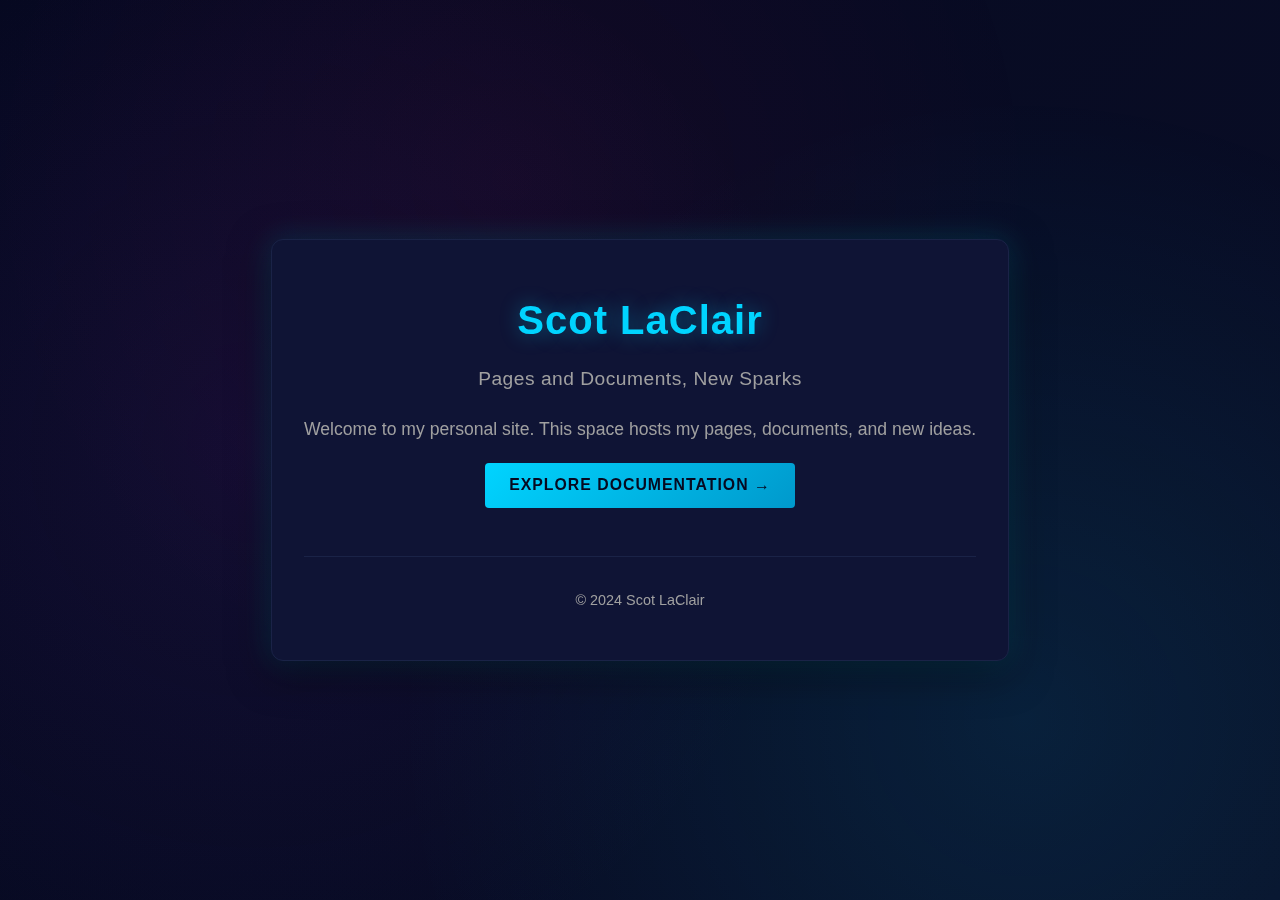
<file: index.html>
<!DOCTYPE html>
<html lang="en">
<head>
    <meta charset="UTF-8">
    <meta name="viewport" content="width=device-width, initial-scale=1.0">
    <meta name="description" content="Scot LaClair's personal site for pages, documents, and new sparks">
    <meta name="author" content="Scot LaClair">
    <title>Scot LaClair</title>
    <link rel="stylesheet" href="/assets/css/style.css">
</head>
<body class="centered-container">
    <div class="container">
        <h1 class="glow">Scot LaClair</h1>
        <p class="tagline">Pages and Documents, New Sparks</p>
        <div class="description">
            <p>Welcome to my personal site. This space hosts my pages, documents, and new ideas.</p>
            <p><a href="/docs/" class="btn">Explore Documentation →</a></p>
        </div>
        <footer>
            &copy; 2024 Scot LaClair
        </footer>
    </div>
</body>
</html>
</file>
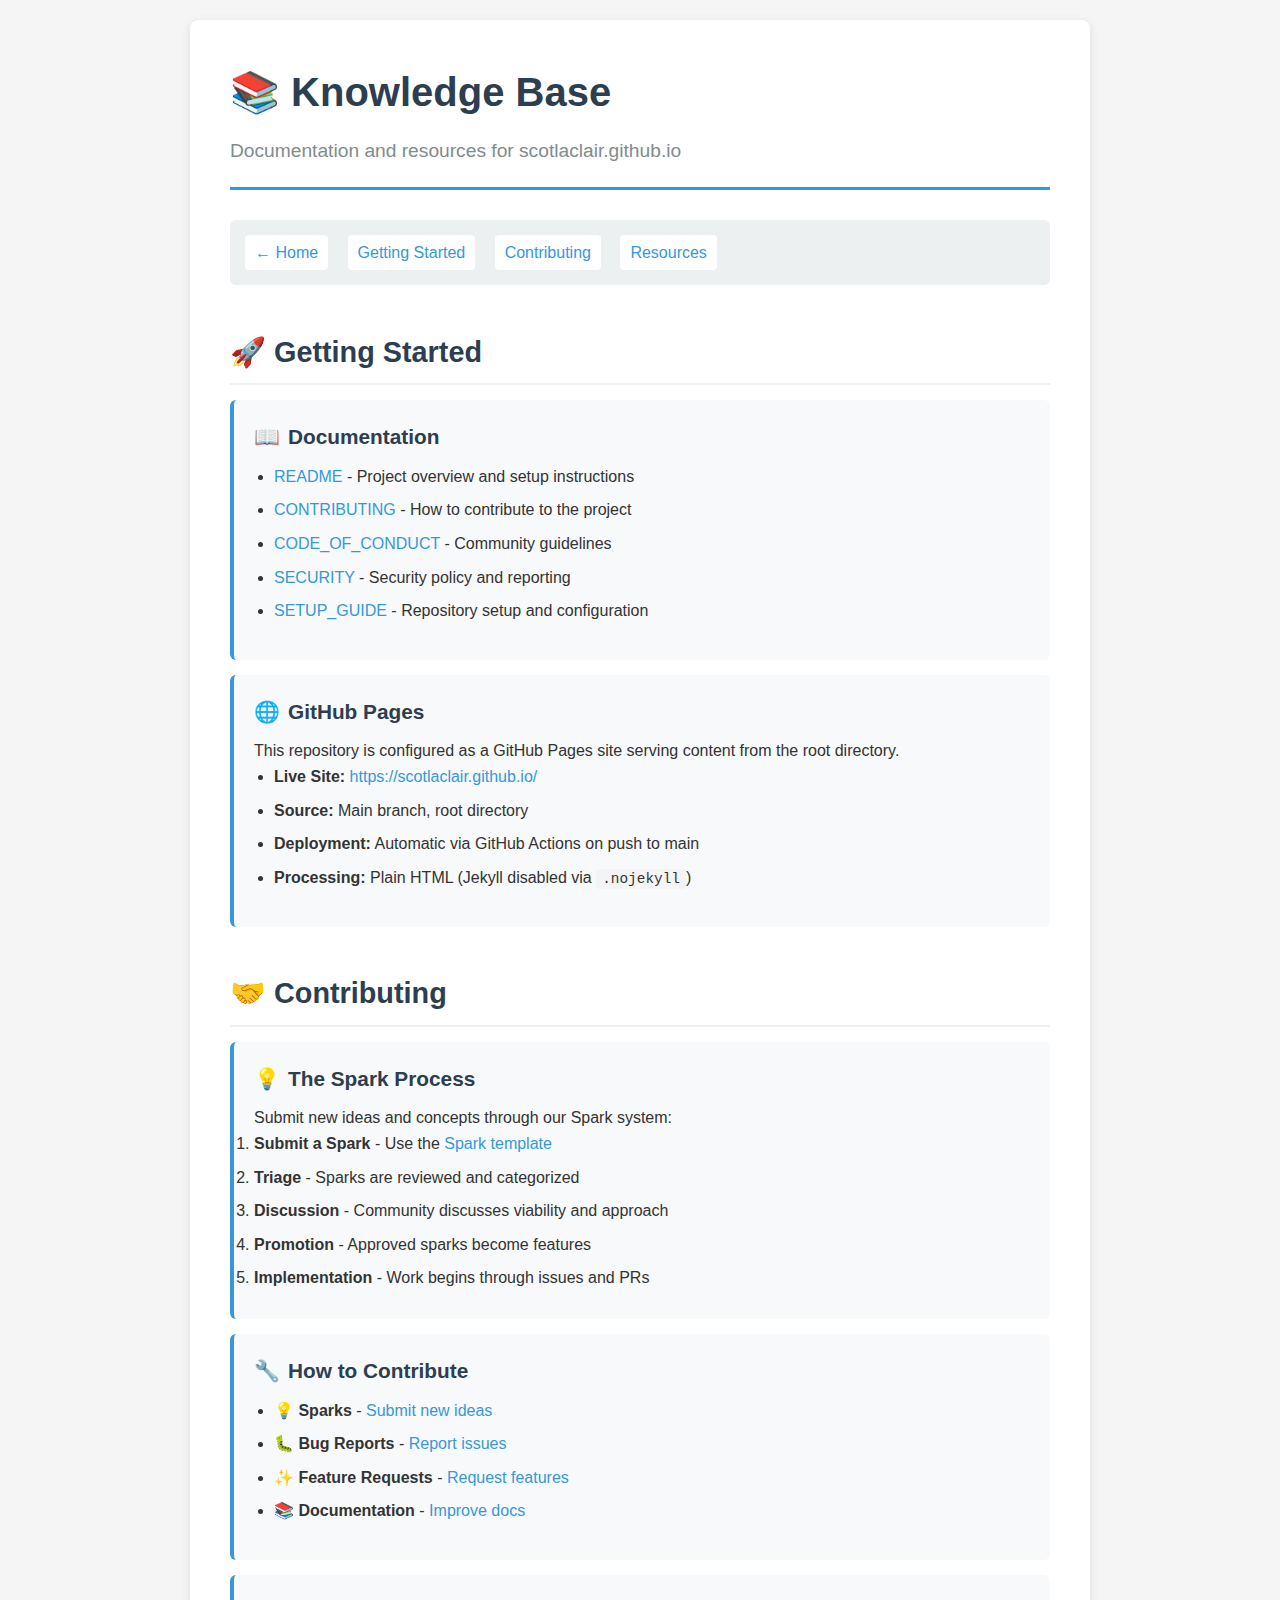
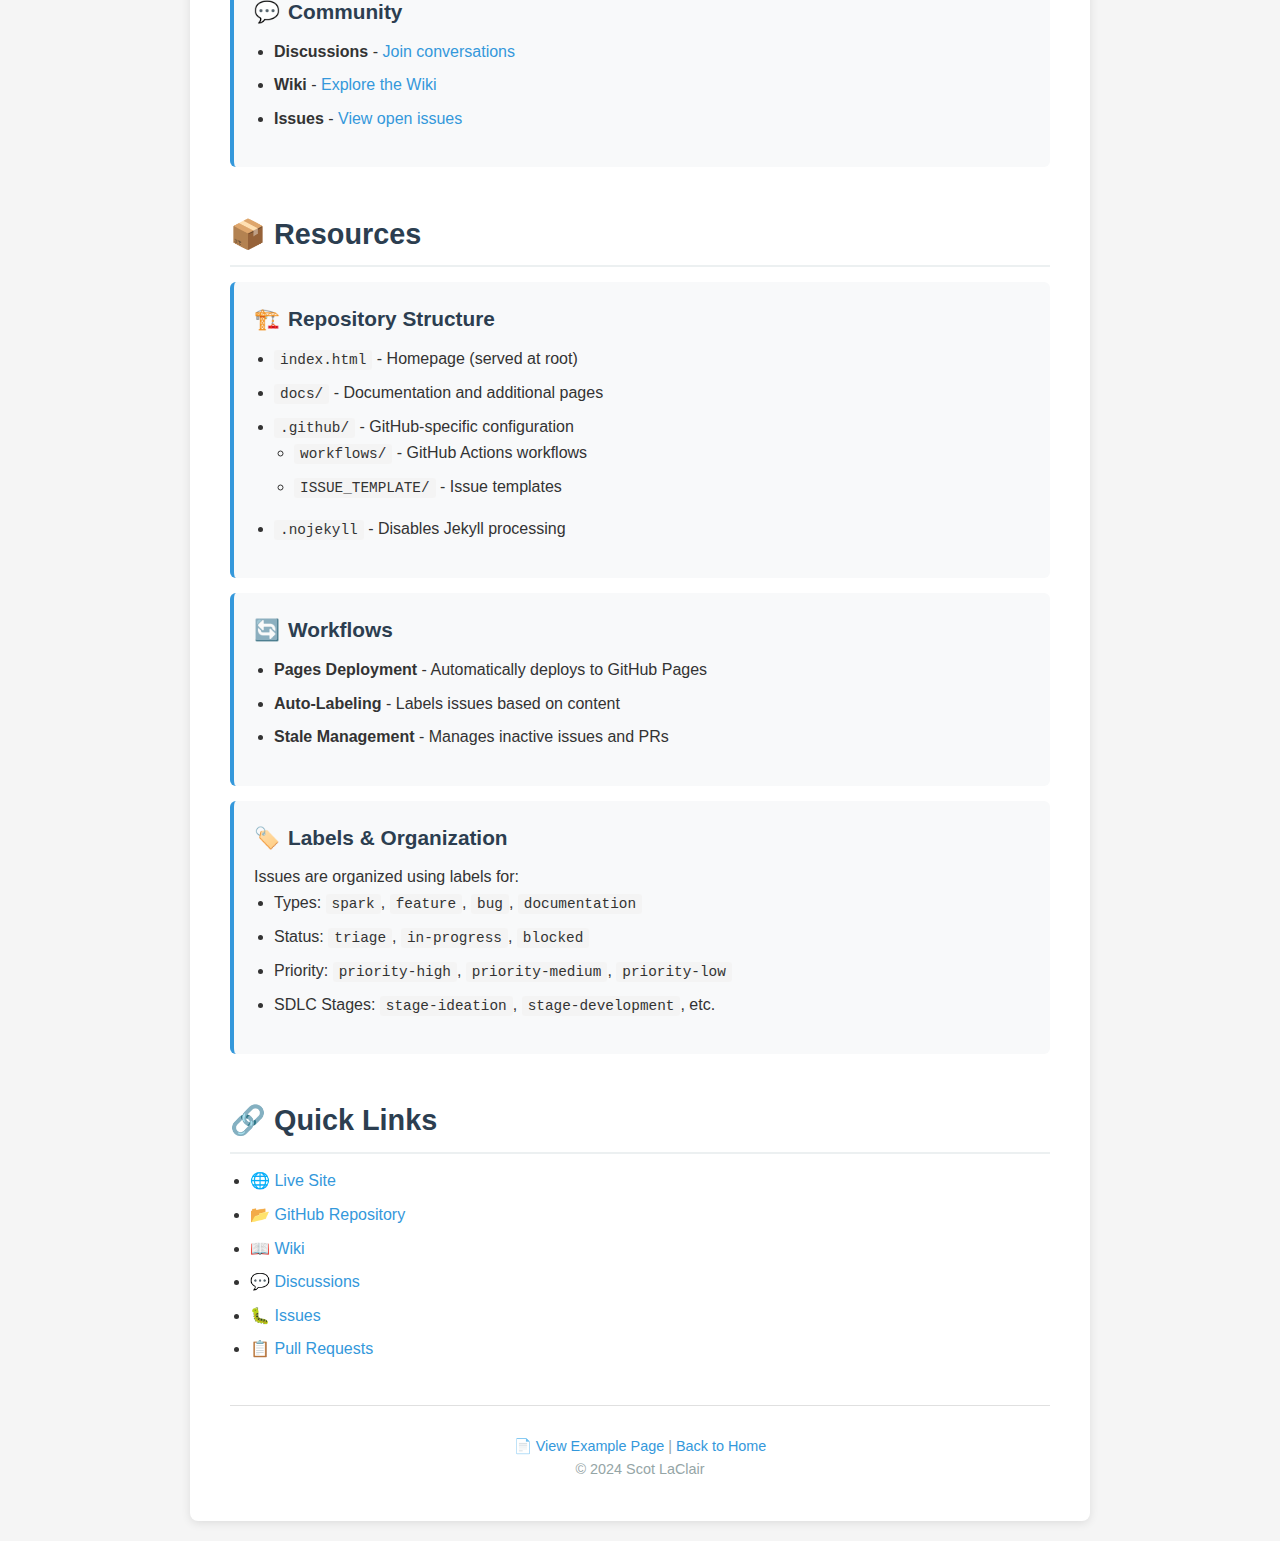
<file: docs/index.html>
<!DOCTYPE html>
<html lang="en">
<head>
    <meta charset="UTF-8">
    <meta name="viewport" content="width=device-width, initial-scale=1.0">
    <title>Documentation - Scot LaClair</title>
    <meta name="description" content="Documentation and knowledge base for scotlaclair.github.io">
    <style>
        * {
            margin: 0;
            padding: 0;
            box-sizing: border-box;
        }
        
        body {
            font-family: -apple-system, BlinkMacSystemFont, 'Segoe UI', 'Roboto', 'Helvetica', 'Arial', sans-serif;
            line-height: 1.6;
            color: #333;
            background-color: #f5f5f5;
            padding: 20px;
        }
        
        .container {
            max-width: 900px;
            margin: 0 auto;
            background: white;
            padding: 40px;
            border-radius: 8px;
            box-shadow: 0 2px 10px rgba(0, 0, 0, 0.1);
        }
        
        header {
            border-bottom: 3px solid #3498db;
            padding-bottom: 20px;
            margin-bottom: 30px;
        }
        
        h1 {
            font-size: 2.5em;
            color: #2c3e50;
            margin-bottom: 0.3em;
        }
        
        .tagline {
            font-size: 1.2em;
            color: #7f8c8d;
        }
        
        h2 {
            font-size: 1.8em;
            color: #2c3e50;
            margin-top: 1.5em;
            margin-bottom: 0.5em;
            padding-bottom: 0.3em;
            border-bottom: 2px solid #ecf0f1;
        }
        
        h3 {
            font-size: 1.3em;
            color: #34495e;
            margin-top: 1.2em;
            margin-bottom: 0.5em;
        }
        
        ul {
            margin-left: 20px;
            margin-bottom: 1em;
        }
        
        li {
            margin-bottom: 0.5em;
        }
        
        a {
            color: #3498db;
            text-decoration: none;
        }
        
        a:hover {
            text-decoration: underline;
        }
        
        .section {
            margin-bottom: 2em;
        }
        
        .card {
            background: #f8f9fa;
            padding: 20px;
            margin: 15px 0;
            border-radius: 6px;
            border-left: 4px solid #3498db;
        }
        
        .card h3 {
            margin-top: 0;
            color: #2c3e50;
        }
        
        .emoji {
            margin-right: 8px;
        }
        
        footer {
            margin-top: 3em;
            padding-top: 2em;
            border-top: 1px solid #e0e0e0;
            text-align: center;
            color: #95a5a6;
            font-size: 0.9em;
        }
        
        .nav-links {
            background: #ecf0f1;
            padding: 15px;
            border-radius: 6px;
            margin-bottom: 2em;
        }
        
        .nav-links a {
            display: inline-block;
            margin-right: 15px;
            padding: 5px 10px;
            background: white;
            border-radius: 4px;
        }
        
        code {
            background: #f4f4f4;
            padding: 2px 6px;
            border-radius: 3px;
            font-family: 'Courier New', monospace;
            font-size: 0.9em;
        }
        
        @media (max-width: 600px) {
            .container {
                padding: 20px;
            }
            
            h1 {
                font-size: 2em;
            }
            
            h2 {
                font-size: 1.5em;
            }
        }
    </style>
</head>
<body>
    <div class="container">
        <header>
            <h1>📚 Knowledge Base</h1>
            <p class="tagline">Documentation and resources for scotlaclair.github.io</p>
        </header>
        
        <div class="nav-links">
            <a href="/">← Home</a>
            <a href="#getting-started">Getting Started</a>
            <a href="#contributing">Contributing</a>
            <a href="#resources">Resources</a>
        </div>
        
        <div class="section" id="getting-started">
            <h2>🚀 Getting Started</h2>
            
            <div class="card">
                <h3><span class="emoji">📖</span>Documentation</h3>
                <ul>
                    <li><a href="https://github.com/scotlaclair/scotlaclair.github.io/blob/main/README.md">README</a> - Project overview and setup instructions</li>
                    <li><a href="https://github.com/scotlaclair/scotlaclair.github.io/blob/main/CONTRIBUTING.md">CONTRIBUTING</a> - How to contribute to the project</li>
                    <li><a href="https://github.com/scotlaclair/scotlaclair.github.io/blob/main/CODE_OF_CONDUCT.md">CODE_OF_CONDUCT</a> - Community guidelines</li>
                    <li><a href="https://github.com/scotlaclair/scotlaclair.github.io/blob/main/SECURITY.md">SECURITY</a> - Security policy and reporting</li>
                    <li><a href="https://github.com/scotlaclair/scotlaclair.github.io/blob/main/.github/SETUP_GUIDE.md">SETUP_GUIDE</a> - Repository setup and configuration</li>
                </ul>
            </div>
            
            <div class="card">
                <h3><span class="emoji">🌐</span>GitHub Pages</h3>
                <p>This repository is configured as a GitHub Pages site serving content from the root directory.</p>
                <ul>
                    <li><strong>Live Site:</strong> <a href="https://scotlaclair.github.io/">https://scotlaclair.github.io/</a></li>
                    <li><strong>Source:</strong> Main branch, root directory</li>
                    <li><strong>Deployment:</strong> Automatic via GitHub Actions on push to main</li>
                    <li><strong>Processing:</strong> Plain HTML (Jekyll disabled via <code>.nojekyll</code>)</li>
                </ul>
            </div>
        </div>
        
        <div class="section" id="contributing">
            <h2>🤝 Contributing</h2>
            
            <div class="card">
                <h3><span class="emoji">💡</span>The Spark Process</h3>
                <p>Submit new ideas and concepts through our Spark system:</p>
                <ol>
                    <li><strong>Submit a Spark</strong> - Use the <a href="https://github.com/scotlaclair/scotlaclair.github.io/issues/new?template=spark.yml">Spark template</a></li>
                    <li><strong>Triage</strong> - Sparks are reviewed and categorized</li>
                    <li><strong>Discussion</strong> - Community discusses viability and approach</li>
                    <li><strong>Promotion</strong> - Approved sparks become features</li>
                    <li><strong>Implementation</strong> - Work begins through issues and PRs</li>
                </ol>
            </div>
            
            <div class="card">
                <h3><span class="emoji">🔧</span>How to Contribute</h3>
                <ul>
                    <li><strong>💡 Sparks</strong> - <a href="https://github.com/scotlaclair/scotlaclair.github.io/issues/new?template=spark.yml">Submit new ideas</a></li>
                    <li><strong>🐛 Bug Reports</strong> - <a href="https://github.com/scotlaclair/scotlaclair.github.io/issues/new?template=bug.yml">Report issues</a></li>
                    <li><strong>✨ Feature Requests</strong> - <a href="https://github.com/scotlaclair/scotlaclair.github.io/issues/new?template=feature.yml">Request features</a></li>
                    <li><strong>📚 Documentation</strong> - <a href="https://github.com/scotlaclair/scotlaclair.github.io/issues/new?template=documentation.yml">Improve docs</a></li>
                </ul>
            </div>
            
            <div class="card">
                <h3><span class="emoji">💬</span>Community</h3>
                <ul>
                    <li><strong>Discussions</strong> - <a href="https://github.com/scotlaclair/scotlaclair.github.io/discussions">Join conversations</a></li>
                    <li><strong>Wiki</strong> - <a href="https://github.com/scotlaclair/scotlaclair.github.io/wiki">Explore the Wiki</a></li>
                    <li><strong>Issues</strong> - <a href="https://github.com/scotlaclair/scotlaclair.github.io/issues">View open issues</a></li>
                </ul>
            </div>
        </div>
        
        <div class="section" id="resources">
            <h2>📦 Resources</h2>
            
            <div class="card">
                <h3><span class="emoji">🏗️</span>Repository Structure</h3>
                <ul>
                    <li><code>index.html</code> - Homepage (served at root)</li>
                    <li><code>docs/</code> - Documentation and additional pages</li>
                    <li><code>.github/</code> - GitHub-specific configuration
                        <ul>
                            <li><code>workflows/</code> - GitHub Actions workflows</li>
                            <li><code>ISSUE_TEMPLATE/</code> - Issue templates</li>
                        </ul>
                    </li>
                    <li><code>.nojekyll</code> - Disables Jekyll processing</li>
                </ul>
            </div>
            
            <div class="card">
                <h3><span class="emoji">🔄</span>Workflows</h3>
                <ul>
                    <li><strong>Pages Deployment</strong> - Automatically deploys to GitHub Pages</li>
                    <li><strong>Auto-Labeling</strong> - Labels issues based on content</li>
                    <li><strong>Stale Management</strong> - Manages inactive issues and PRs</li>
                </ul>
            </div>
            
            <div class="card">
                <h3><span class="emoji">🏷️</span>Labels & Organization</h3>
                <p>Issues are organized using labels for:</p>
                <ul>
                    <li>Types: <code>spark</code>, <code>feature</code>, <code>bug</code>, <code>documentation</code></li>
                    <li>Status: <code>triage</code>, <code>in-progress</code>, <code>blocked</code></li>
                    <li>Priority: <code>priority-high</code>, <code>priority-medium</code>, <code>priority-low</code></li>
                    <li>SDLC Stages: <code>stage-ideation</code>, <code>stage-development</code>, etc.</li>
                </ul>
            </div>
        </div>
        
        <div class="section">
            <h2>🔗 Quick Links</h2>
            <ul>
                <li>🌐 <a href="https://scotlaclair.github.io/">Live Site</a></li>
                <li>📂 <a href="https://github.com/scotlaclair/scotlaclair.github.io">GitHub Repository</a></li>
                <li>📖 <a href="https://github.com/scotlaclair/scotlaclair.github.io/wiki">Wiki</a></li>
                <li>💬 <a href="https://github.com/scotlaclair/scotlaclair.github.io/discussions">Discussions</a></li>
                <li>🐛 <a href="https://github.com/scotlaclair/scotlaclair.github.io/issues">Issues</a></li>
                <li>📋 <a href="https://github.com/scotlaclair/scotlaclair.github.io/pulls">Pull Requests</a></li>
            </ul>
        </div>
        
        <footer>
            <p>📄 <a href="/docs/example.html">View Example Page</a> | <a href="/">Back to Home</a></p>
            <p>&copy; 2024 Scot LaClair</p>
        </footer>
    </div>
</body>
</html>
</file>
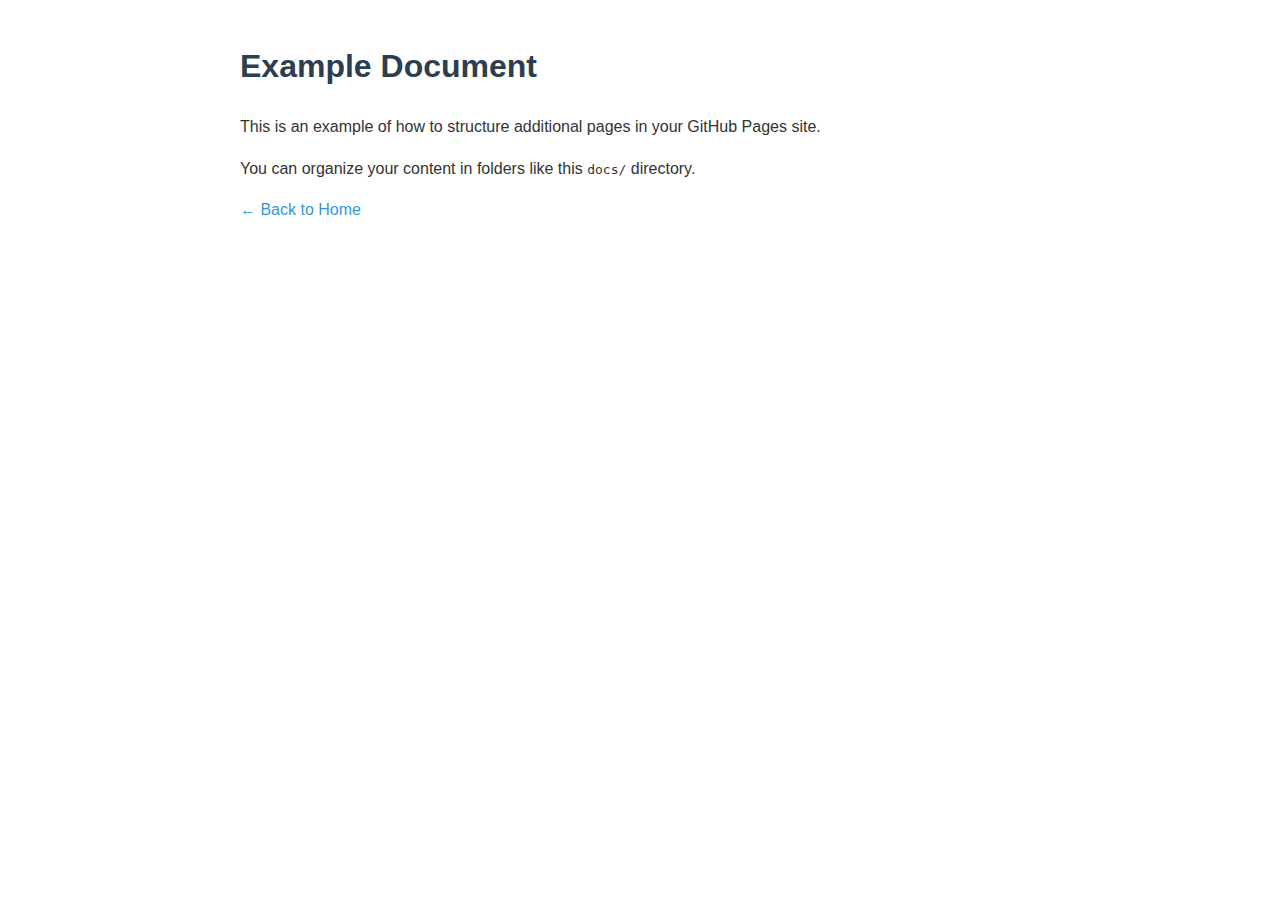
<file: docs/example.html>
<!DOCTYPE html>
<html lang="en">
<head>
    <meta charset="UTF-8">
    <meta name="viewport" content="width=device-width, initial-scale=1.0">
    <title>Example Page - Scot LaClair</title>
    <style>
        body {
            font-family: -apple-system, BlinkMacSystemFont, 'Segoe UI', 'Roboto', 'Helvetica', 'Arial', sans-serif;
            line-height: 1.6;
            max-width: 800px;
            margin: 0 auto;
            padding: 20px;
            color: #333;
        }
        h1 {
            color: #2c3e50;
        }
        a {
            color: #3498db;
            text-decoration: none;
        }
        a:hover {
            text-decoration: underline;
        }
    </style>
</head>
<body>
    <h1>Example Document</h1>
    <p>This is an example of how to structure additional pages in your GitHub Pages site.</p>
    <p>You can organize your content in folders like this <code>docs/</code> directory.</p>
    <p><a href="/">← Back to Home</a></p>
</body>
</html>
</file>
<file: assets/css/style.css>
/* ============================================
   Futuristic Theme - Main Stylesheet
   ============================================ */

/* CSS Variables for consistent theming */
:root {
    /* Color Palette - Futuristic Blue/Purple/Cyan */
    --primary-color: #00d4ff;
    --primary-dark: #0099cc;
    --secondary-color: #7b2cbf;
    --accent-color: #ff006e;
    --text-primary: #e0e0e0;
    --text-secondary: #a0a0a0;
    --background-dark: #0a0e27;
    --background-darker: #060920;
    --background-card: #0f1435;
    --border-color: #1a2347;
    --shadow-color: rgba(0, 212, 255, 0.2);
    --glow-color: rgba(0, 212, 255, 0.4);
    
    /* Typography */
    --font-main: -apple-system, BlinkMacSystemFont, 'Segoe UI', 'Roboto', 'Helvetica', 'Arial', sans-serif;
    --font-mono: 'Courier New', monospace;
    
    /* Spacing */
    --spacing-xs: 0.5rem;
    --spacing-sm: 1rem;
    --spacing-md: 1.5rem;
    --spacing-lg: 2rem;
    --spacing-xl: 3rem;
    
    /* Border Radius */
    --radius-sm: 4px;
    --radius-md: 8px;
    --radius-lg: 12px;
    
    /* Transitions */
    --transition-fast: 0.2s ease;
    --transition-normal: 0.3s ease;
    --transition-slow: 0.5s ease;
}

/* Reset & Base Styles */
* {
    margin: 0;
    padding: 0;
    box-sizing: border-box;
}

html {
    scroll-behavior: smooth;
}

body {
    font-family: var(--font-main);
    line-height: 1.6;
    color: var(--text-primary);
    background: linear-gradient(135deg, var(--background-darker) 0%, var(--background-dark) 100%);
    background-attachment: fixed;
    min-height: 100vh;
    position: relative;
    overflow-x: hidden;
}

/* Animated Background Effect */
body::before {
    content: '';
    position: fixed;
    top: 0;
    left: 0;
    width: 100%;
    height: 100%;
    background: 
        radial-gradient(circle at 20% 50%, rgba(123, 44, 191, 0.1) 0%, transparent 50%),
        radial-gradient(circle at 80% 80%, rgba(0, 212, 255, 0.1) 0%, transparent 50%),
        radial-gradient(circle at 40% 20%, rgba(255, 0, 110, 0.05) 0%, transparent 50%);
    pointer-events: none;
    z-index: -1;
    animation: backgroundShift 20s ease-in-out infinite;
}

@keyframes backgroundShift {
    0%, 100% { opacity: 1; }
    50% { opacity: 0.8; }
}

/* Container Styles */
.container {
    max-width: 900px;
    margin: 0 auto;
    padding: var(--spacing-lg);
    position: relative;
}

/* Header Styles */
header {
    border-bottom: 2px solid var(--primary-color);
    padding-bottom: var(--spacing-md);
    margin-bottom: var(--spacing-xl);
    position: relative;
}

header::after {
    content: '';
    position: absolute;
    bottom: -2px;
    left: 0;
    width: 100px;
    height: 2px;
    background: var(--accent-color);
    box-shadow: 0 0 10px var(--accent-color);
}

/* Typography */
h1 {
    font-size: 2.5em;
    color: var(--primary-color);
    margin-bottom: 0.3em;
    text-shadow: 0 0 20px var(--glow-color);
    letter-spacing: 1px;
    font-weight: 700;
}

h2 {
    font-size: 1.8em;
    color: var(--primary-color);
    margin-top: 1.5em;
    margin-bottom: 0.5em;
    padding-bottom: 0.3em;
    border-bottom: 2px solid var(--border-color);
    position: relative;
}

h2::before {
    content: '▸';
    color: var(--accent-color);
    margin-right: 0.5em;
}

h3 {
    font-size: 1.3em;
    color: var(--text-primary);
    margin-top: 1.2em;
    margin-bottom: 0.5em;
}

p {
    margin-bottom: 1em;
    color: var(--text-secondary);
}

.tagline {
    font-size: 1.2em;
    color: var(--text-secondary);
    font-weight: 300;
    letter-spacing: 0.5px;
}

/* Links */
a {
    color: var(--primary-color);
    text-decoration: none;
    transition: all var(--transition-fast);
    position: relative;
}

a:hover {
    color: var(--accent-color);
    text-shadow: 0 0 8px var(--glow-color);
}

a::after {
    content: '';
    position: absolute;
    bottom: -2px;
    left: 0;
    width: 0;
    height: 1px;
    background: var(--primary-color);
    transition: width var(--transition-fast);
}

a:hover::after {
    width: 100%;
}

/* Cards */
.card {
    background: var(--background-card);
    padding: var(--spacing-md);
    margin: var(--spacing-sm) 0;
    border-radius: var(--radius-md);
    border: 1px solid var(--border-color);
    border-left: 4px solid var(--primary-color);
    transition: all var(--transition-normal);
    position: relative;
    overflow: hidden;
}

.card::before {
    content: '';
    position: absolute;
    top: 0;
    left: 0;
    width: 100%;
    height: 100%;
    background: linear-gradient(135deg, transparent 0%, rgba(0, 212, 255, 0.05) 100%);
    opacity: 0;
    transition: opacity var(--transition-normal);
}

.card:hover {
    border-left-color: var(--accent-color);
    box-shadow: 0 8px 20px var(--shadow-color);
    transform: translateY(-2px);
}

.card:hover::before {
    opacity: 1;
}

.card h3 {
    margin-top: 0;
    color: var(--primary-color);
}

/* Section Styles */
.section {
    margin-bottom: var(--spacing-xl);
}

/* Navigation Links */
.nav-links {
    background: var(--background-card);
    padding: var(--spacing-sm);
    border-radius: var(--radius-md);
    margin-bottom: var(--spacing-lg);
    display: flex;
    flex-wrap: wrap;
    gap: var(--spacing-sm);
    border: 1px solid var(--border-color);
}

.nav-links a {
    display: inline-block;
    padding: var(--spacing-xs) var(--spacing-sm);
    background: var(--background-darker);
    border-radius: var(--radius-sm);
    border: 1px solid var(--border-color);
    transition: all var(--transition-fast);
}

.nav-links a::after {
    display: none;
}

.nav-links a:hover {
    background: var(--primary-color);
    color: var(--background-darker);
    border-color: var(--primary-color);
    box-shadow: 0 0 15px var(--glow-color);
    transform: translateY(-2px);
}

/* Lists */
ul, ol {
    margin-left: var(--spacing-md);
    margin-bottom: 1em;
}

li {
    margin-bottom: 0.5em;
    color: var(--text-secondary);
}

/* Code */
code {
    background: var(--background-darker);
    padding: 2px 8px;
    border-radius: var(--radius-sm);
    font-family: var(--font-mono);
    font-size: 0.9em;
    color: var(--primary-color);
    border: 1px solid var(--border-color);
}

pre {
    background: var(--background-darker);
    padding: var(--spacing-sm);
    border-radius: var(--radius-md);
    border: 1px solid var(--border-color);
    overflow-x: auto;
    margin-bottom: 1em;
}

pre code {
    background: none;
    padding: 0;
    border: none;
}

/* Emoji */
.emoji {
    margin-right: 0.5em;
}

/* Footer */
footer {
    margin-top: var(--spacing-xl);
    padding-top: var(--spacing-lg);
    border-top: 1px solid var(--border-color);
    text-align: center;
    color: var(--text-secondary);
    font-size: 0.9em;
}

footer a {
    color: var(--text-secondary);
}

footer a:hover {
    color: var(--primary-color);
}

/* Description (for homepage) */
.description {
    font-size: 1.1em;
    color: var(--text-secondary);
    margin-bottom: var(--spacing-lg);
    line-height: 1.8;
}

/* Centered Layout (for homepage) */
.centered-container {
    display: flex;
    justify-content: center;
    align-items: center;
    min-height: 100vh;
    padding: var(--spacing-lg);
}

.centered-container .container {
    background: var(--background-card);
    padding: var(--spacing-xl) var(--spacing-lg);
    border-radius: var(--radius-lg);
    box-shadow: 0 10px 40px rgba(0, 0, 0, 0.5), 0 0 30px var(--shadow-color);
    text-align: center;
    border: 1px solid var(--border-color);
    max-width: 800px;
}

/* Glow Effects on Important Elements */
.glow {
    animation: glow 2s ease-in-out infinite alternate;
}

@keyframes glow {
    from {
        text-shadow: 0 0 10px var(--glow-color), 0 0 20px var(--glow-color);
    }
    to {
        text-shadow: 0 0 20px var(--glow-color), 0 0 30px var(--glow-color);
    }
}

/* Buttons (if needed) */
.btn {
    display: inline-block;
    padding: var(--spacing-xs) var(--spacing-md);
    background: linear-gradient(135deg, var(--primary-color) 0%, var(--primary-dark) 100%);
    color: var(--background-darker);
    border-radius: var(--radius-sm);
    border: none;
    cursor: pointer;
    font-weight: 600;
    transition: all var(--transition-fast);
    text-transform: uppercase;
    letter-spacing: 1px;
    font-size: 0.9em;
}

.btn:hover {
    transform: translateY(-2px);
    box-shadow: 0 5px 20px var(--shadow-color);
}

.btn::after {
    display: none;
}

/* Responsive Design */
@media (max-width: 768px) {
    :root {
        --spacing-lg: 1.5rem;
        --spacing-xl: 2rem;
    }
    
    .container {
        padding: var(--spacing-sm);
    }
    
    .centered-container .container {
        padding: var(--spacing-lg) var(--spacing-sm);
    }
    
    h1 {
        font-size: 2em;
    }
    
    h2 {
        font-size: 1.5em;
    }
    
    .nav-links {
        flex-direction: column;
    }
    
    .nav-links a {
        text-align: center;
    }
}

@media (max-width: 480px) {
    h1 {
        font-size: 1.8em;
    }
    
    h2 {
        font-size: 1.3em;
    }
    
    .tagline {
        font-size: 1em;
    }
}

/* Accessibility */
@media (prefers-reduced-motion: reduce) {
    *,
    *::before,
    *::after {
        animation-duration: 0.01ms !important;
        animation-iteration-count: 1 !important;
        transition-duration: 0.01ms !important;
    }
}

/* Print Styles */
@media print {
    body {
        background: white;
        color: black;
    }
    
    .nav-links,
    footer {
        display: none;
    }
    
    a {
        color: black;
        text-decoration: underline;
    }
    
    .card {
        border: 1px solid #ccc;
        page-break-inside: avoid;
    }
}
</file>
